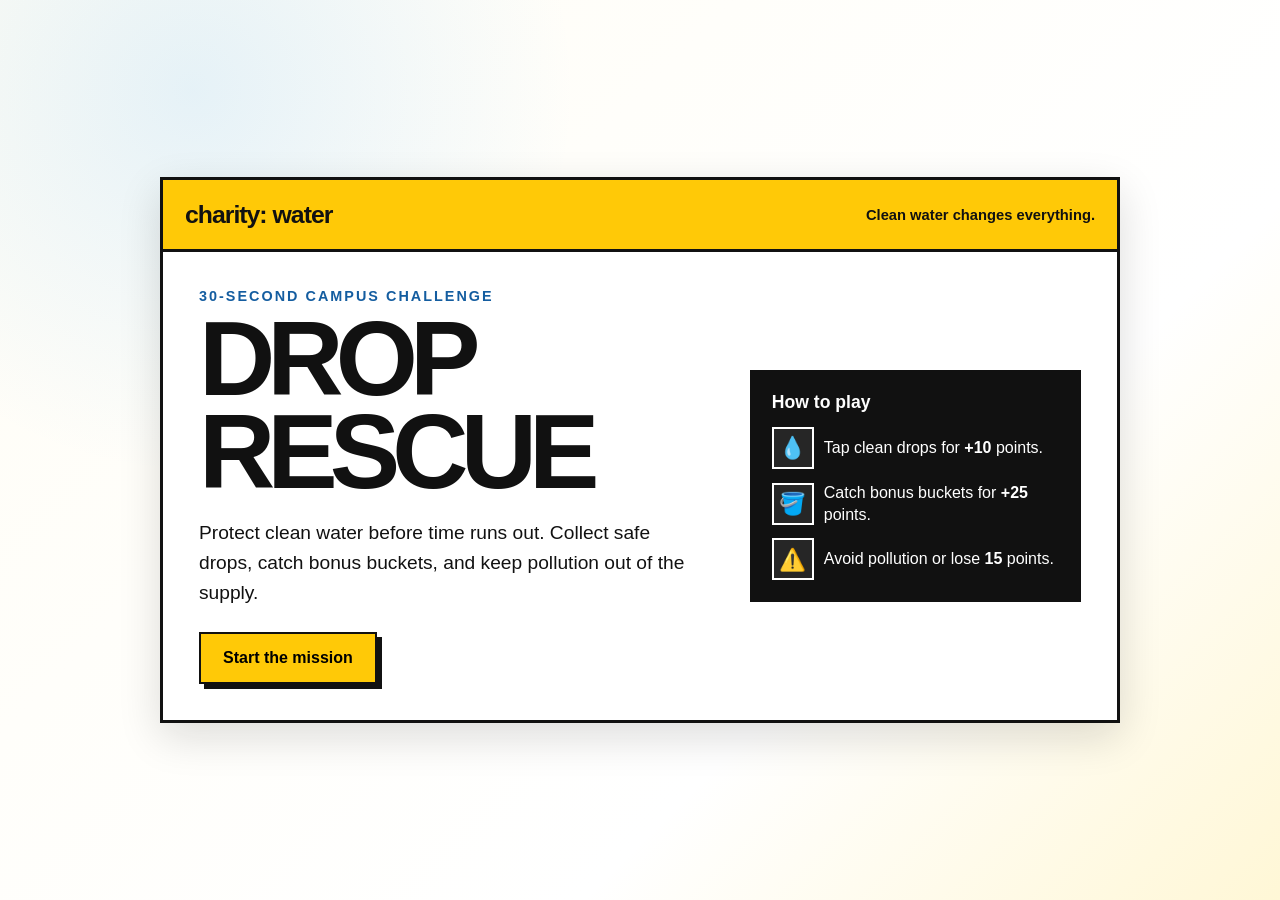
<file: drop-rescue/index.html>
<!doctype html>
<html lang="en">
<head>
  <meta charset="utf-8">
  <meta name="viewport" content="width=device-width, initial-scale=1">
  <meta name="theme-color" content="#ffc907">
  <title>Drop Rescue | charity: water</title>
  <meta name="description" content="A fast, touch-friendly game about protecting clean water and earning campus rewards.">
  <style>
    :root {
      --yellow: #ffc907;
      --ink: #111111;
      --paper: #fffdf5;
      --blue: #2e9df7;
      --deep-blue: #145da0;
      --danger: #d83a2e;
      --muted: #6d6a61;
      --line: #ddd8c9;
      --shadow: 0 14px 40px rgba(17, 17, 17, 0.14);
    }

    * { box-sizing: border-box; }

    body {
      margin: 0;
      min-height: 100vh;
      color: var(--ink);
      background:
        radial-gradient(circle at 15% 10%, rgba(46,157,247,.12), transparent 24rem),
        linear-gradient(135deg, var(--paper) 0%, #ffffff 68%, #fff7d6 100%);
      font-family: Arial, Helvetica, sans-serif;
      display: grid;
      place-items: center;
      padding: 20px;
    }

    button { font: inherit; }

    .shell {
      width: min(100%, 960px);
      background: #fff;
      border: 3px solid var(--ink);
      box-shadow: var(--shadow);
      overflow: hidden;
    }

    .brand-bar {
      min-height: 72px;
      padding: 14px 22px;
      background: var(--yellow);
      border-bottom: 3px solid var(--ink);
      display: flex;
      align-items: center;
      justify-content: space-between;
      gap: 18px;
    }

    .brand {
      font-size: clamp(1.1rem, 3vw, 1.55rem);
      font-weight: 900;
      letter-spacing: -0.04em;
    }

    .mission-tag {
      margin: 0;
      font-size: .92rem;
      font-weight: 700;
      text-align: right;
    }

    .content { padding: clamp(20px, 4vw, 36px); }

    .screen[hidden] { display: none; }

    .start-grid {
      display: grid;
      grid-template-columns: 1.2fr .8fr;
      gap: clamp(24px, 5vw, 54px);
      align-items: center;
    }

    .eyebrow {
      margin: 0 0 8px;
      color: var(--deep-blue);
      font-size: .9rem;
      font-weight: 900;
      letter-spacing: .14em;
      text-transform: uppercase;
    }

    h1 {
      margin: 0;
      font-size: clamp(3rem, 10vw, 6.6rem);
      line-height: .88;
      letter-spacing: -0.075em;
    }

    .lead {
      max-width: 42rem;
      margin: 20px 0 24px;
      font-size: clamp(1.05rem, 2vw, 1.2rem);
      line-height: 1.55;
    }

    .primary,
    .secondary {
      min-height: 52px;
      border: 2px solid var(--ink);
      padding: 13px 22px;
      font-weight: 900;
      cursor: pointer;
      transition: transform .16s ease, box-shadow .16s ease;
    }

    .primary { background: var(--yellow); box-shadow: 5px 5px 0 var(--ink); }
    .secondary { background: #fff; }
    .primary:hover, .secondary:hover { transform: translate(-2px, -2px); }
    .primary:active, .secondary:active { transform: translate(2px, 2px); box-shadow: none; }
    button:focus-visible { outline: 4px solid var(--blue); outline-offset: 3px; }

    .how-to {
      margin: 0;
      padding: 22px;
      background: var(--ink);
      color: #fff;
    }

    .how-to h2 { margin: 0 0 14px; font-size: 1.1rem; }
    .how-to ul { margin: 0; padding: 0; list-style: none; display: grid; gap: 13px; }
    .how-to li { display: grid; grid-template-columns: 42px 1fr; align-items: center; gap: 10px; line-height: 1.35; }
    .symbol { width: 42px; height: 42px; border: 2px solid #fff; display: grid; place-items: center; font-size: 1.35rem; background: #262626; }

    .hud {
      display: grid;
      grid-template-columns: repeat(3, 1fr);
      border: 2px solid var(--ink);
      margin-bottom: 14px;
    }

    .stat { padding: 12px 16px; text-align: center; background: #fff; }
    .stat + .stat { border-left: 2px solid var(--ink); }
    .stat-label { display: block; color: var(--muted); font-size: .78rem; font-weight: 800; letter-spacing: .08em; text-transform: uppercase; }
    .stat-value { display: block; margin-top: 2px; font-size: clamp(1.35rem, 4vw, 2rem); font-weight: 900; }

    .progress-track { height: 10px; background: #ece8dd; border: 2px solid var(--ink); margin-bottom: 14px; }
    .progress-bar { width: 0%; height: 100%; background: var(--yellow); transition: width .25s ease; }

    .playfield {
      position: relative;
      height: min(54vh, 480px);
      min-height: 350px;
      overflow: hidden;
      border: 3px solid var(--ink);
      background:
        linear-gradient(rgba(255,255,255,.84), rgba(255,255,255,.84)),
        repeating-linear-gradient(0deg, transparent 0 39px, rgba(20,93,160,.12) 40px),
        repeating-linear-gradient(90deg, transparent 0 39px, rgba(20,93,160,.12) 40px);
      touch-action: manipulation;
    }

    .field-message {
      position: absolute;
      left: 50%;
      top: 50%;
      transform: translate(-50%, -50%);
      width: min(88%, 520px);
      padding: 18px;
      background: rgba(255,255,255,.92);
      border: 2px solid var(--ink);
      text-align: center;
      font-size: 1.05rem;
      font-weight: 800;
      pointer-events: none;
    }

    .target {
      position: absolute;
      width: clamp(64px, 12vw, 84px);
      height: clamp(64px, 12vw, 84px);
      border: 3px solid var(--ink);
      border-radius: 50%;
      display: grid;
      place-items: center;
      font-size: clamp(1.7rem, 5vw, 2.35rem);
      cursor: pointer;
      box-shadow: 4px 4px 0 var(--ink);
      animation: pop .18s ease-out;
      user-select: none;
      -webkit-tap-highlight-color: transparent;
    }

    .target.clean { background: #bfe4ff; }
    .target.bonus { background: var(--yellow); }
    .target.pollution { background: #ffb6ae; }
    .target:active { transform: translate(3px, 3px); box-shadow: none; }

    @keyframes pop { from { opacity: 0; transform: scale(.45); } to { opacity: 1; transform: scale(1); } }

    .feedback {
      min-height: 28px;
      margin: 12px 0 0;
      text-align: center;
      font-weight: 900;
      color: var(--deep-blue);
    }

    .end-card {
      max-width: 650px;
      margin: 0 auto;
      text-align: center;
      padding: 8px 0;
    }

    .end-icon { font-size: 4rem; margin: 0; }
    .end-card h2 { margin: 8px 0; font-size: clamp(2.2rem, 7vw, 4.6rem); line-height: .95; letter-spacing: -.055em; }
    .final-score { margin: 20px auto; padding: 18px; background: var(--yellow); border: 3px solid var(--ink); font-size: 1.35rem; font-weight: 900; }
    .reward { margin: 0 0 24px; font-size: 1.06rem; line-height: 1.55; }
    .impact-note { margin: 18px 0 0; color: var(--muted); font-size: .9rem; line-height: 1.45; }

    @media (max-width: 700px) {
      body { padding: 0; display: block; background: #fff; }
      .shell { width: 100%; min-height: 100vh; border: 0; box-shadow: none; }
      .brand-bar { border-bottom-width: 3px; }
      .start-grid { grid-template-columns: 1fr; }
      h1 { font-size: clamp(3.2rem, 18vw, 5.3rem); }
      .playfield { height: 52vh; min-height: 360px; }
    }

    @media (prefers-reduced-motion: reduce) {
      *, *::before, *::after { animation-duration: .01ms !important; transition-duration: .01ms !important; }
    }
  </style>
</head>
<body>
  <main class="shell" aria-live="polite">
    <header class="brand-bar">
      <div class="brand">charity: water</div>
      <p class="mission-tag">Clean water changes everything.</p>
    </header>

    <div class="content">
      <section id="startScreen" class="screen start-grid">
        <div>
          <p class="eyebrow">30-second campus challenge</p>
          <h1>DROP<br>RESCUE</h1>
          <p class="lead">Protect clean water before time runs out. Collect safe drops, catch bonus buckets, and keep pollution out of the supply.</p>
          <button id="startButton" class="primary" type="button">Start the mission</button>
        </div>
        <aside class="how-to" aria-label="How to play">
          <h2>How to play</h2>
          <ul>
            <li><span class="symbol">💧</span><span>Tap clean drops for <strong>+10</strong> points.</span></li>
            <li><span class="symbol">🪣</span><span>Catch bonus buckets for <strong>+25</strong> points.</span></li>
            <li><span class="symbol">⚠️</span><span>Avoid pollution or lose <strong>15</strong> points.</span></li>
          </ul>
        </aside>
      </section>

      <section id="gameScreen" class="screen" hidden>
        <div class="hud" aria-label="Game status">
          <div class="stat"><span class="stat-label">Score</span><span id="score" class="stat-value">0</span></div>
          <div class="stat"><span class="stat-label">Time</span><span id="time" class="stat-value">30</span></div>
          <div class="stat"><span class="stat-label">Clean drops</span><span id="drops" class="stat-value">0</span></div>
        </div>
        <div class="progress-track" aria-label="Progress toward 150 points"><div id="progress" class="progress-bar"></div></div>
        <div id="playfield" class="playfield" aria-label="Drop Rescue play area">
          <div id="fieldMessage" class="field-message">Tap the safe water. Protect the supply.</div>
        </div>
        <p id="feedback" class="feedback" aria-live="assertive">Mission started!</p>
      </section>

      <section id="endScreen" class="screen" hidden>
        <div class="end-card">
          <p class="end-icon">💧</p>
          <p class="eyebrow">Mission complete</p>
          <h2 id="endHeading">Water Protector</h2>
          <div class="final-score">Final score: <span id="finalScore">0</span></div>
          <p id="reward" class="reward"></p>
          <button id="restartButton" class="primary" type="button">Play again</button>
          <p class="impact-note">Drop Rescue connects everyday choices with charity: water's mission: bringing clean and safe water to people around the world.</p>
        </div>
      </section>
    </div>
  </main>

  <script>
    const startScreen = document.getElementById('startScreen');
    const gameScreen = document.getElementById('gameScreen');
    const endScreen = document.getElementById('endScreen');
    const startButton = document.getElementById('startButton');
    const restartButton = document.getElementById('restartButton');
    const playfield = document.getElementById('playfield');
    const scoreEl = document.getElementById('score');
    const timeEl = document.getElementById('time');
    const dropsEl = document.getElementById('drops');
    const progressEl = document.getElementById('progress');
    const feedbackEl = document.getElementById('feedback');
    const fieldMessage = document.getElementById('fieldMessage');
    const finalScoreEl = document.getElementById('finalScore');
    const endHeading = document.getElementById('endHeading');
    const rewardEl = document.getElementById('reward');

    let score = 0;
    let timeLeft = 30;
    let cleanDrops = 0;
    let timerId = null;
    let spawnId = null;
    let active = false;
    let milestone = 0;

    const targetTypes = [
      { className: 'clean', icon: '💧', label: 'Clean water drop, 10 points', points: 10, clean: true, message: '+10 clean water!' },
      { className: 'clean', icon: '💧', label: 'Clean water drop, 10 points', points: 10, clean: true, message: '+10 clean water!' },
      { className: 'clean', icon: '💧', label: 'Clean water drop, 10 points', points: 10, clean: true, message: '+10 clean water!' },
      { className: 'bonus', icon: '🪣', label: 'Bonus water bucket, 25 points', points: 25, clean: true, message: '+25 bonus bucket!' },
      { className: 'pollution', icon: '⚠️', label: 'Pollution hazard, minus 15 points', points: -15, clean: false, message: '-15 pollution!' }
    ];

    function showScreen(screen) {
      [startScreen, gameScreen, endScreen].forEach(item => item.hidden = item !== screen);
    }

    function updateHud() {
      scoreEl.textContent = score;
      timeEl.textContent = timeLeft;
      dropsEl.textContent = cleanDrops;
      progressEl.style.width = `${Math.min(100, Math.max(0, score / 150 * 100))}%`;
    }

    function announceMilestone() {
      if (score >= 150 && milestone < 3) {
        milestone = 3;
        feedbackEl.textContent = '150 points — clean water champion!';
      } else if (score >= 100 && milestone < 2) {
        milestone = 2;
        feedbackEl.textContent = '100 points — campus reward unlocked!';
      } else if (score >= 50 && milestone < 1) {
        milestone = 1;
        feedbackEl.textContent = '50 points — first impact milestone!';
      }
    }

    function spawnTarget() {
      if (!active) return;
      const type = targetTypes[Math.floor(Math.random() * targetTypes.length)];
      const target = document.createElement('button');
      target.type = 'button';
      target.className = `target ${type.className}`;
      target.textContent = type.icon;
      target.setAttribute('aria-label', type.label);

      const size = window.innerWidth <= 700 ? 72 : 84;
      const maxX = Math.max(0, playfield.clientWidth - size - 10);
      const maxY = Math.max(0, playfield.clientHeight - size - 10);
      target.style.left = `${5 + Math.random() * maxX}px`;
      target.style.top = `${5 + Math.random() * maxY}px`;

      const removeTimer = setTimeout(() => target.remove(), 1050);
      target.addEventListener('click', () => {
        if (!active) return;
        clearTimeout(removeTimer);
        score = Math.max(0, score + type.points);
        if (type.clean) cleanDrops += 1;
        feedbackEl.textContent = type.message;
        target.remove();
        updateHud();
        announceMilestone();
      });

      playfield.appendChild(target);
    }

    function startGame() {
      score = 0;
      timeLeft = 30;
      cleanDrops = 0;
      milestone = 0;
      active = true;
      playfield.querySelectorAll('.target').forEach(target => target.remove());
      fieldMessage.hidden = false;
      showScreen(gameScreen);
      updateHud();
      feedbackEl.textContent = 'Mission started!';
      setTimeout(() => { fieldMessage.hidden = true; }, 1100);

      spawnTarget();
      spawnId = setInterval(spawnTarget, 700);
      timerId = setInterval(() => {
        timeLeft -= 1;
        updateHud();
        if (timeLeft <= 0) endGame();
      }, 1000);
    }

    function endGame() {
      active = false;
      clearInterval(timerId);
      clearInterval(spawnId);
      playfield.querySelectorAll('.target').forEach(target => target.remove());
      finalScoreEl.textContent = score;

      if (score >= 150) {
        endHeading.textContent = 'Clean Water Champion';
        rewardEl.textContent = 'You unlocked the Gold Campus Reward: a cafeteria meal discount and the Clean Water Champion badge.';
      } else if (score >= 100) {
        endHeading.textContent = 'Water Protector';
        rewardEl.textContent = 'You unlocked a campus café discount and the Water Protector badge.';
      } else if (score >= 50) {
        endHeading.textContent = 'Drop Defender';
        rewardEl.textContent = 'You unlocked the Drop Defender badge. Reach 100 points to earn a campus reward.';
      } else {
        endHeading.textContent = 'Mission in Progress';
        rewardEl.textContent = 'Every drop matters. Try again and reach 50 points for your first impact badge.';
      }

      showScreen(endScreen);
      restartButton.focus();
    }

    startButton.addEventListener('click', startGame);
    restartButton.addEventListener('click', startGame);
  </script>
</body>
</html>
</file>
